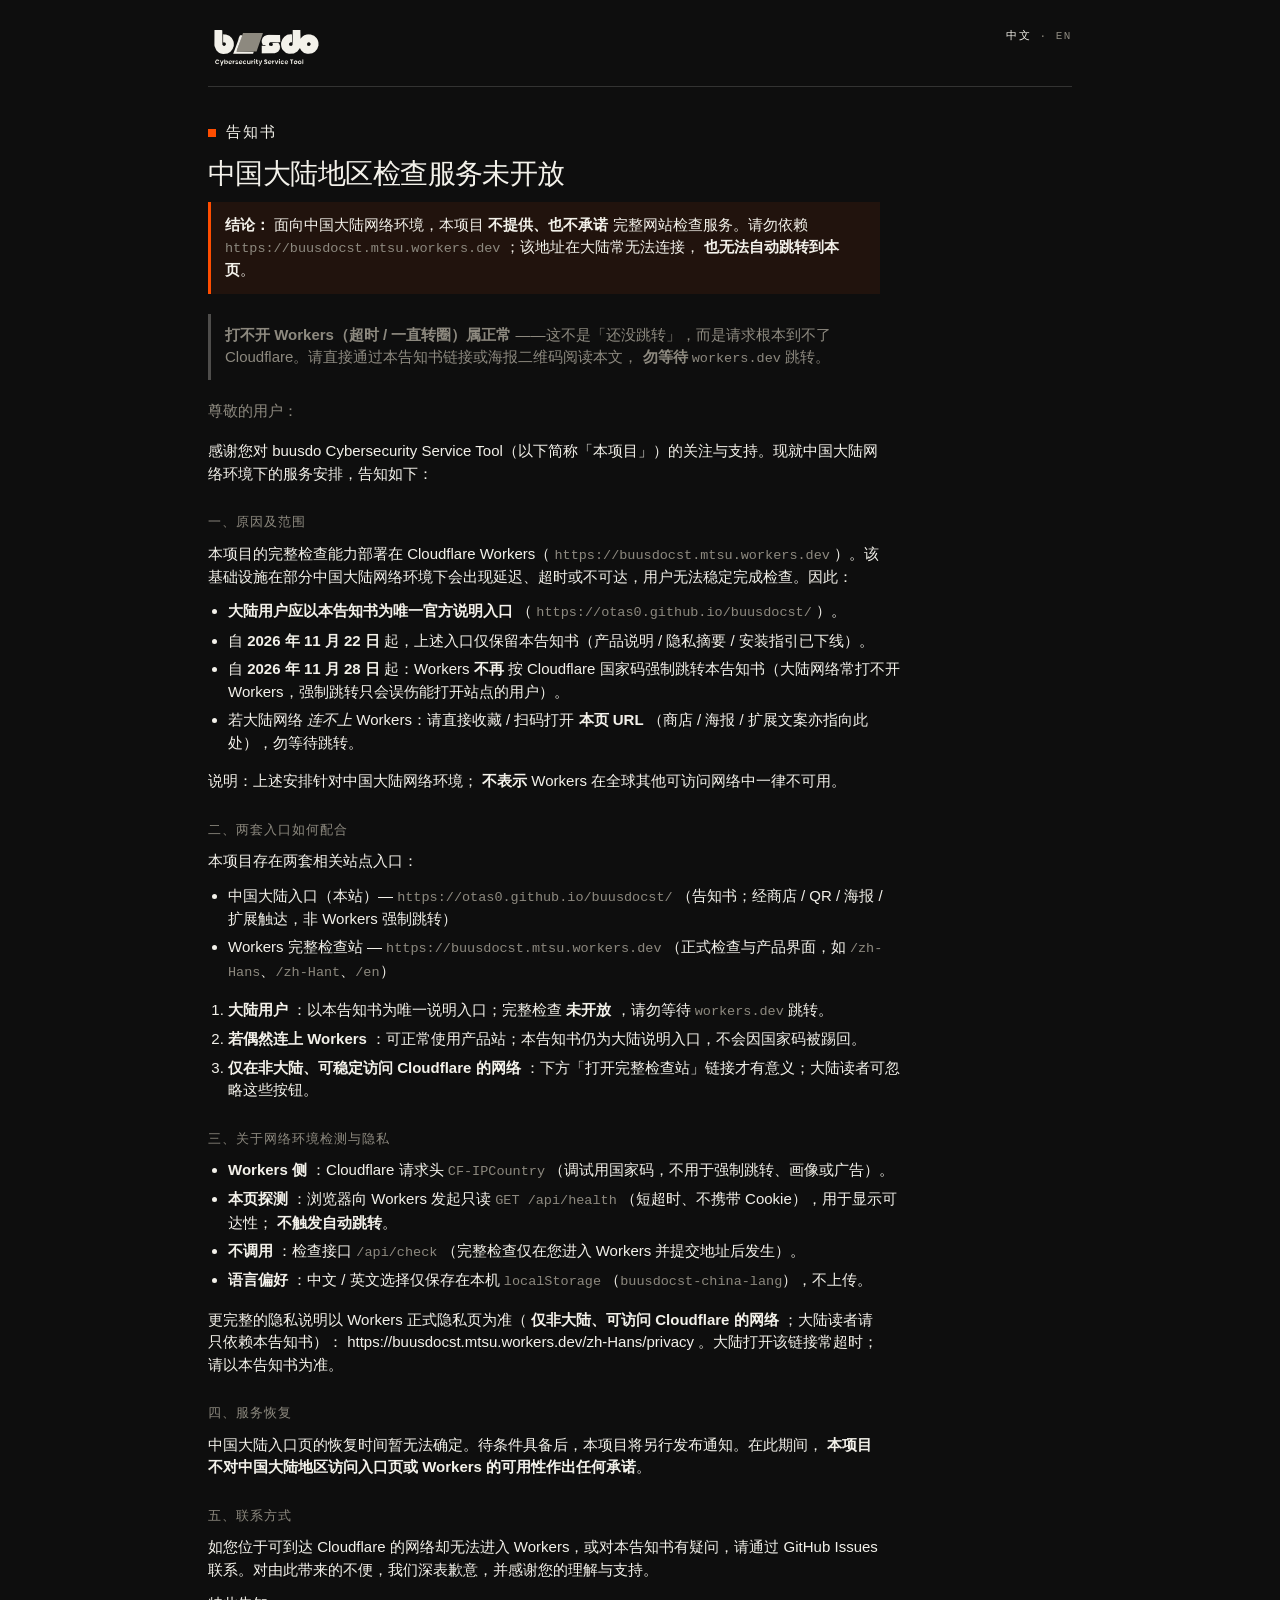
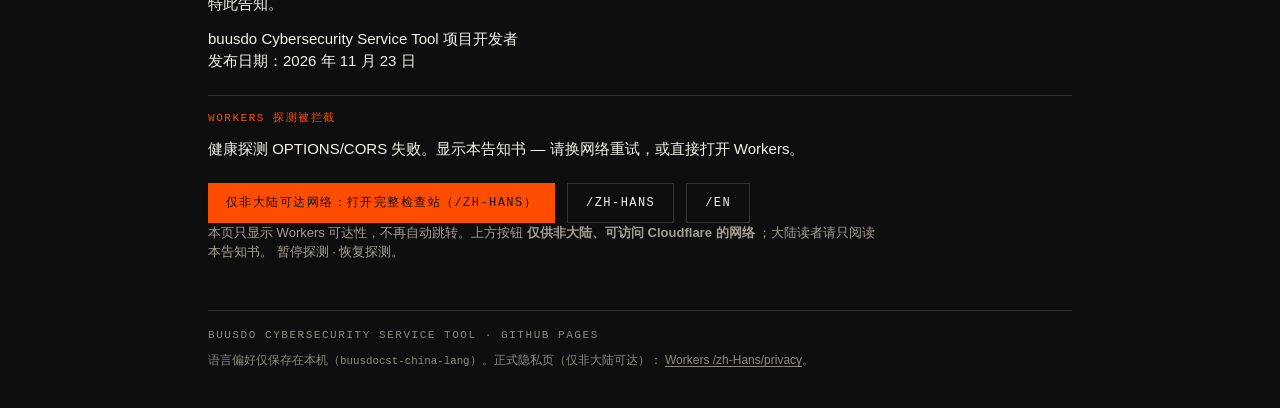
<file: index.html>
<!DOCTYPE html>
<html lang="zh-CN">
  <head>
    <meta charset="UTF-8" />
    <meta name="viewport" content="width=device-width, initial-scale=1" />
    <meta
      name="description"
      content="buusdo Cybersecurity Service Tool：中国大陆地区检查服务未开放。请阅读本告知书，勿等待 workers.dev 跳转。"
    />
    <title>大陆服务未开放 · 告知书 · buusdo Cybersecurity Service Tool</title>
    <link rel="icon" href="./assets/favicon.svg" type="image/svg+xml" />
    <link rel="stylesheet" href="./styles.css" />
    <script src="./lang-persist.js"></script>
    <script src="./region-redirect.js"></script>
  </head>
  <body>
    <main class="shell" data-testid="china-notice">
      <header class="top">
        <h1 class="brand-lockup">
          <a href="./index.html" aria-current="page">
            <img
              class="brand-logo"
              data-brand-wordmark="1"
              data-src-dark="./assets/buusdo-wordmark.svg"
              data-src-light="./assets/buusdo-wordmark-on-light.svg"
              src="./assets/buusdo-wordmark.svg"
              width="117"
              height="40"
              decoding="async"
              alt="buusdo Cybersecurity Service Tool"
            />
          </a>
        </h1>
        <div class="top-end">
          <p class="lang-switch" data-testid="china-lang-switch">
            <a href="./index.html?china_lang=zh" data-china-lang="zh" aria-current="page">中文</a>
            ·
            <a href="./en.html?china_lang=en" data-china-lang="en">EN</a>
          </p>
        </div>
      </header>

      <article class="stage notice">
        <p class="kicker"><span class="mark" aria-hidden="true"></span>告知书</p>
        <h2 data-testid="china-notice-title">中国大陆地区检查服务未开放</h2>

        <p
          class="lede notice-status"
          data-testid="china-notice-service-closed"
          role="status"
        >
          <strong>结论：</strong>
          面向中国大陆网络环境，本项目
          <strong>不提供、也不承诺</strong>
          完整网站检查服务。请勿依赖
          <code>https://buusdocst.mtsu.workers.dev</code>
          ；该地址在大陆常无法连接，
          <strong>也无法自动跳转到本页</strong>。
        </p>

        <p class="lede notice-top-tip" data-testid="china-notice-workers-unreachable-ok">
          <strong>打不开 Workers（超时 / 一直转圈）属正常</strong>
          ——这不是「还没跳转」，而是请求根本到不了 Cloudflare。请直接通过本告知书链接或海报二维码阅读本文，
          <strong>勿等待</strong>
          <code>workers.dev</code>
          跳转。
        </p>

        <p class="lede">尊敬的用户：</p>
        <p>
          感谢您对 buusdo Cybersecurity Service Tool（以下简称「本项目」）的关注与支持。现就中国大陆网络环境下的服务安排，告知如下：
        </p>

        <h3>一、原因及范围</h3>
        <p>
          本项目的完整检查能力部署在 Cloudflare Workers（
          <code>https://buusdocst.mtsu.workers.dev</code>
          ）。该基础设施在部分中国大陆网络环境下会出现延迟、超时或不可达，用户无法稳定完成检查。因此：
        </p>
        <ul>
          <li>
            <strong>大陆用户应以本告知书为唯一官方说明入口</strong>
            （
            <code>https://otas0.github.io/buusdocst/</code>
            ）。
          </li>
          <li>
            自
            <strong>2026 年 11 月 22 日</strong>
            起，上述入口仅保留本告知书（产品说明 / 隐私摘要 / 安装指引已下线）。
          </li>
          <li>
            自
            <strong>2026 年 11 月 28 日</strong>
            起：Workers
            <strong>不再</strong>
            按 Cloudflare 国家码强制跳转本告知书（大陆网络常打不开 Workers，强制跳转只会误伤能打开站点的用户）。
          </li>
          <li>
            若大陆网络
            <em>连不上</em>
            Workers：请直接收藏 / 扫码打开
            <strong>本页 URL</strong>
            （商店 / 海报 / 扩展文案亦指向此处），勿等待跳转。
          </li>
        </ul>
        <p>
          说明：上述安排针对中国大陆网络环境；
          <strong>不表示</strong>
          Workers 在全球其他可访问网络中一律不可用。
        </p>

        <h3>二、两套入口如何配合</h3>
        <p>本项目存在两套相关站点入口：</p>
        <ul>
          <li>
            中国大陆入口（本站）—
            <code>https://otas0.github.io/buusdocst/</code>
            （告知书；经商店 / QR / 海报 / 扩展触达，非 Workers 强制跳转）
          </li>
          <li>
            Workers 完整检查站 —
            <code>https://buusdocst.mtsu.workers.dev</code>
            （正式检查与产品界面，如
            <code>/zh-Hans</code>、<code>/zh-Hant</code>、<code>/en</code>）
          </li>
        </ul>
        <ol>
          <li>
            <strong>大陆用户</strong>
            ：以本告知书为唯一说明入口；完整检查
            <strong>未开放</strong>
            ，请勿等待
            <code>workers.dev</code>
            跳转。
          </li>
          <li>
            <strong>若偶然连上 Workers</strong>
            ：可正常使用产品站；本告知书仍为大陆说明入口，不会因国家码被踢回。
          </li>
          <li>
            <strong>仅在非大陆、可稳定访问 Cloudflare 的网络</strong>
            ：下方「打开完整检查站」链接才有意义；大陆读者可忽略这些按钮。
          </li>
        </ol>

        <h3>三、关于网络环境检测与隐私</h3>
        <ul>
          <li>
            <strong>Workers 侧</strong>
            ：Cloudflare 请求头
            <code>CF-IPCountry</code>
            （调试用国家码，不用于强制跳转、画像或广告）。
          </li>
          <li>
            <strong>本页探测</strong>
            ：浏览器向 Workers 发起只读
            <code>GET /api/health</code>
            （短超时、不携带 Cookie），用于显示可达性；
            <strong>不触发自动跳转</strong>。
          </li>
          <li>
            <strong>不调用</strong>
            ：检查接口
            <code>/api/check</code>
            （完整检查仅在您进入 Workers 并提交地址后发生）。
          </li>
          <li>
            <strong>语言偏好</strong>
            ：中文 / 英文选择仅保存在本机
            <code>localStorage</code>
            （<code>buusdocst-china-lang</code>），不上传。
          </li>
        </ul>
        <p>
          更完整的隐私说明以 Workers 正式隐私页为准（
          <strong>仅非大陆、可访问 Cloudflare 的网络</strong>
          ；大陆读者请只依赖本告知书）：
          <a
            href="https://buusdocst.mtsu.workers.dev/zh-Hans/privacy"
            rel="noopener noreferrer"
            data-testid="china-notice-privacy-link"
            >https://buusdocst.mtsu.workers.dev/zh-Hans/privacy</a
          >
          。大陆打开该链接常超时；请以本告知书为准。
        </p>

        <h3>四、服务恢复</h3>
        <p>
          中国大陆入口页的恢复时间暂无法确定。待条件具备后，本项目将另行发布通知。在此期间，
          <strong>本项目不对中国大陆地区访问入口页或 Workers 的可用性作出任何承诺</strong>。
        </p>

        <h3>五、联系方式</h3>
        <p>
          如您位于可到达 Cloudflare 的网络却无法进入 Workers，或对本告知书有疑问，请通过
          <a
            href="https://github.com/otas0/buusdo-Cybersecurity-Service-Tool/issues"
            rel="noreferrer"
            >GitHub Issues</a
          >
          联系。对由此带来的不便，我们深表歉意，并感谢您的理解与支持。
        </p>
        <p>特此告知。</p>
        <p class="notice-sign">
          buusdo Cybersecurity Service Tool 项目开发者<br />
          发布日期：2026 年 11 月 23 日
        </p>

        <div
          id="workers-reach"
          class="reach"
          data-state="checking"
          role="status"
          aria-live="polite"
          aria-atomic="true"
          aria-busy="true"
          data-testid="china-workers-reach"
        >
          <p class="reach-row">
            <span class="reach-status" data-reach-status>正在检测 Workers 可达性…</span>
          </p>
          <p class="reach-detail" data-reach-detail></p>
        </div>

        <div class="actions">
          <a
            class="primary-button"
            data-testid="china-workers-entry"
            data-full-check
            href="https://buusdocst.mtsu.workers.dev/zh-Hans"
            rel="noreferrer"
            >仅非大陆可达网络：打开完整检查站（/zh-Hans）</a
          >
          <a
            class="ghost-button"
            data-testid="china-workers-zh-hans"
            href="https://buusdocst.mtsu.workers.dev/zh-Hans"
            rel="noreferrer"
            >/zh-Hans</a
          >
          <a
            class="ghost-button"
            href="https://buusdocst.mtsu.workers.dev/en"
            rel="noreferrer"
            >/en</a
          >
        </div>
        <p class="hint" data-testid="china-region-redirect-hint">
          本页只显示 Workers 可达性，不再自动跳转。上方按钮
          <strong>仅供非大陆、可访问 Cloudflare 的网络</strong>
          ；大陆读者请只阅读本告知书。
          <a href="./index.html?china_stay=1" data-testid="china-stay-link">暂停探测</a>
          ·
          <a href="./index.html?china_stay=0" data-testid="china-stay-clear">恢复探测</a>。
        </p>
      </article>

      <footer class="foot">
        <p>buusdo Cybersecurity Service Tool · GitHub Pages</p>
        <p class="foot-note" id="china-lang-pref">
          语言偏好仅保存在本机（<code>buusdocst-china-lang</code>）。正式隐私页（仅非大陆可达）：
          <a
            href="https://buusdocst.mtsu.workers.dev/zh-Hans/privacy"
            rel="noopener noreferrer"
            data-testid="china-notice-privacy-footer"
            >Workers /zh-Hans/privacy</a
          >。
        </p>
      </footer>
    </main>
  </body>
</html>
</file>
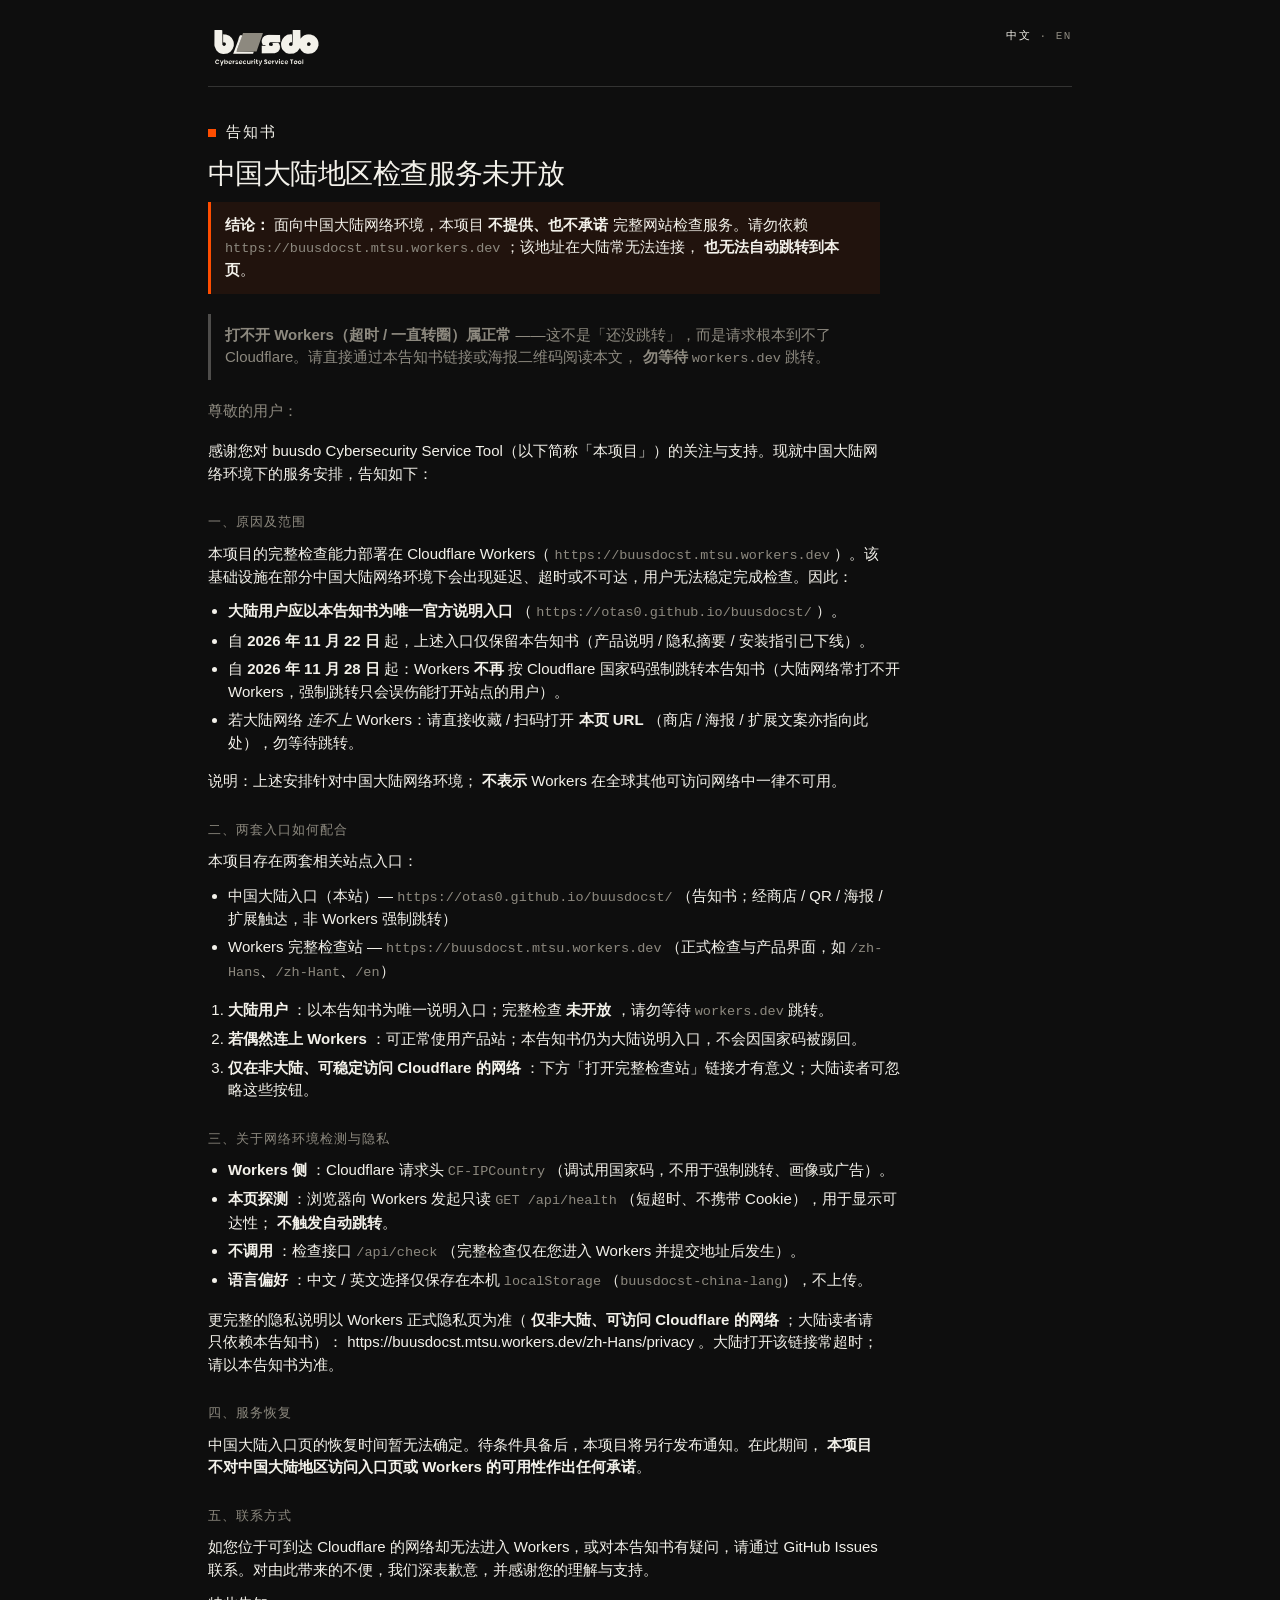
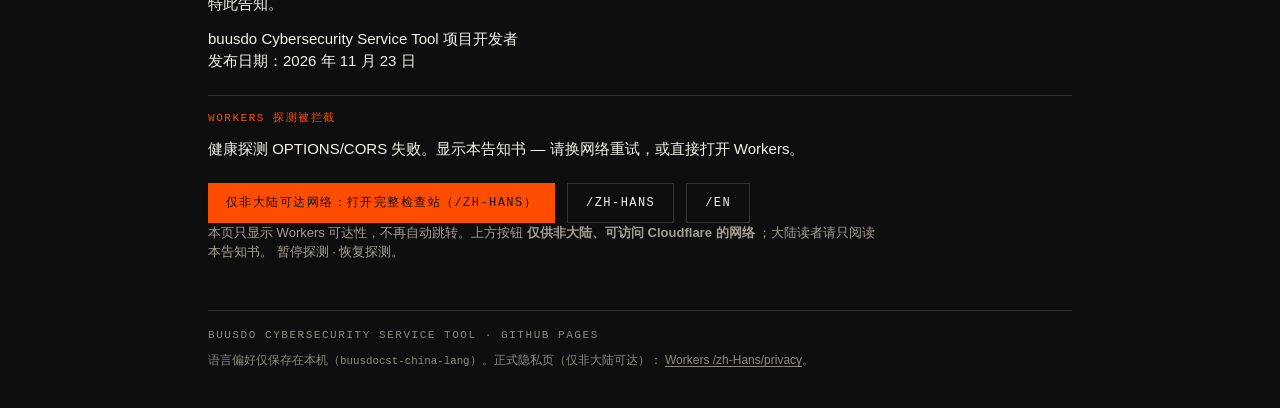
<file: en.html>
<!DOCTYPE html>
<html lang="en">
  <head>
    <meta charset="UTF-8" />
    <meta name="viewport" content="width=device-width, initial-scale=1" />
    <meta
      name="description"
      content="buusdo Cybersecurity Service Tool: full checking is not offered on mainland China networks. Read this notice; do not wait for workers.dev to redirect."
    />
    <title>Mainland service not offered · Notice · buusdo Cybersecurity Service Tool</title>
    <link rel="icon" href="./assets/favicon.svg" type="image/svg+xml" />
    <link rel="stylesheet" href="./styles.css" />
    <script src="./lang-persist.js"></script>
    <script src="./region-redirect.js"></script>
  </head>
  <body>
    <main class="shell" data-testid="china-notice">
      <header class="top">
        <h1 class="brand-lockup">
          <a href="./en.html" aria-current="page">
            <img
              class="brand-logo"
              data-brand-wordmark="1"
              data-src-dark="./assets/buusdo-wordmark.svg"
              data-src-light="./assets/buusdo-wordmark-on-light.svg"
              src="./assets/buusdo-wordmark.svg"
              width="117"
              height="40"
              decoding="async"
              alt="buusdo Cybersecurity Service Tool"
            />
          </a>
        </h1>
        <div class="top-end">
          <p class="lang-switch" data-testid="china-lang-switch">
            <a href="./index.html?china_lang=zh" data-china-lang="zh">中文</a>
            ·
            <a href="./en.html?china_lang=en" data-china-lang="en" aria-current="page">EN</a>
          </p>
        </div>
      </header>

      <article class="stage notice">
        <p class="kicker"><span class="mark" aria-hidden="true"></span>Notice</p>
        <h2 data-testid="china-notice-title">
          Full checking is not offered on mainland China networks
        </h2>

        <p
          class="lede notice-status"
          data-testid="china-notice-service-closed"
          role="status"
        >
          <strong>Bottom line:</strong>
          For mainland China network conditions, this Project
          <strong>does not offer or promise</strong>
          full website checking. Do not rely on
          <code>https://buusdocst.mtsu.workers.dev</code>
          — that host often cannot connect from the mainland, and
          <strong>cannot automatically send you here</strong>.
        </p>

        <p class="lede notice-top-tip" data-testid="china-notice-workers-unreachable-ok">
          <strong>Cannot open Workers (timeout / endless spinner) is expected</strong>
          — that is not a “redirect still loading”; the request never reaches Cloudflare.
          Open this notice via its own URL or the poster QR;
          <strong>do not wait</strong> for
          <code>workers.dev</code>
          to bounce you here.
        </p>

        <p class="lede">Dear users,</p>
        <p>
          Thank you for your interest in buusdo Cybersecurity Service Tool (the “Project”). This
          notice explains the mainland China service arrangement.
        </p>

        <h3>1. Reason and scope</h3>
        <p>
          Full checking runs on Cloudflare Workers (
          <code>https://buusdocst.mtsu.workers.dev</code>
          ). On some mainland China networks that host is slow, times out, or unreachable.
          Therefore:
        </p>
        <ul>
          <li>
            <strong>Mainland users should treat this notice as the only official explanation
            entry</strong>
            (
            <code>https://otas0.github.io/buusdocst/</code>
            ).
          </li>
          <li>
            From
            <strong>22 November 2026</strong>
            that entry keeps only this notice (explainers / privacy summaries / install guides
            offline).
          </li>
          <li>
            From
            <strong>28 November 2026</strong>:
            Workers
            <strong>no longer</strong>
            force-redirects to this notice by Cloudflare country (mainland networks often cannot open Workers; country redirects only mis-route reachable users).
          </li>
          <li>
            If mainland TCP
            <em>cannot</em>
            reach Workers: bookmark or scan
            <strong>this page’s URL</strong>
            (store / QR / promo / extension also point here) — do not wait for a redirect.
          </li>
        </ul>
        <p>
          Scope targets mainland China network conditions; it does
          <strong>not</strong>
          mean Workers is unavailable on every network worldwide.
        </p>

        <h3>2. How the two entries work together</h3>
        <p>There are two related entry points:</p>
        <ul>
          <li>
            China mainland entry —
            <code>https://otas0.github.io/buusdocst/</code>
            (this notice; reached via store / QR / promo / extension — not a Worker country redirect)
          </li>
          <li>
            Workers full checker —
            <code>https://buusdocst.mtsu.workers.dev</code>
            (product UI; e.g.
            <code>/zh-Hans</code>, <code>/zh-Hant</code>, <code>/en</code>)
          </li>
        </ul>
        <ol>
          <li>
            <strong>Mainland readers</strong>
            : this notice is the only official explanation entry; full checking is
            <strong>not offered</strong>
            — do not wait for
            <code>workers.dev</code>
            to redirect.
          </li>
          <li>
            <strong>If Workers is reachable</strong>
            : use the product site normally; this notice remains the mainland explanation entry and is not forced by country code.
          </li>
          <li>
            <strong>Only on non-mainland, Cloudflare-reachable networks</strong>
            do the “Open full checker” buttons below matter; mainland readers can ignore them.
          </li>
        </ol>

        <h3>3. Network detection and privacy</h3>
        <ul>
          <li>
            <strong>On Workers</strong>
            : Cloudflare
            <code>CF-IPCountry</code>
            (debug country code only — not for force-redirect, profiling, or ads).
          </li>
          <li>
            <strong>On this page</strong>
            : browser
            <code>GET /api/health</code>
            to Workers (short timeout, no cookies) to show reachability —
            <strong>no auto-redirect</strong>.
          </li>
          <li>
            <strong>Does not call</strong>
            : <code>/api/check</code>
            (that runs only after you open Workers and submit an address).
          </li>
          <li>
            <strong>Language preference</strong>
            : 中文 / EN choice stays in local
            <code>localStorage</code>
            (<code>buusdocst-china-lang</code>) only — not uploaded.
          </li>
        </ul>
        <p>
          Full privacy policy (on Workers —
          <strong>non-mainland / Cloudflare-reachable networks only</strong>
          ; mainland readers should rely on this notice):
          <a
            href="https://buusdocst.mtsu.workers.dev/en/privacy"
            rel="noopener noreferrer"
            data-testid="china-notice-privacy-link"
            >https://buusdocst.mtsu.workers.dev/en/privacy</a
          >.
          From the mainland that link often times out or returns here.
        </p>

        <h3>4. Restoration</h3>
        <p>
          Restoration of the China entry is not scheduled. When conditions allow, a new notice
          will be published. Until then the Project makes
          <strong>no promise</strong>
          about mainland reachability of the entry pages or Workers.
        </p>

        <h3>5. Contact</h3>
        <p>
          If you are on a Cloudflare-reachable network but cannot open Workers, or have questions
          about this notice, contact us via
          <a
            href="https://github.com/otas0/buusdo-Cybersecurity-Service-Tool/issues"
            rel="noreferrer"
            >GitHub Issues</a
          >. We apologise for the inconvenience and thank you for your understanding.
        </p>
        <p class="notice-sign">
          buusdo Cybersecurity Service Tool developers<br />
          Published: 23 November 2026
        </p>

        <div
          id="workers-reach"
          class="reach"
          data-state="checking"
          role="status"
          aria-live="polite"
          aria-atomic="true"
          aria-busy="true"
          data-testid="china-workers-reach"
        >
          <p class="reach-row">
            <span class="reach-status" data-reach-status>Checking Workers…</span>
          </p>
          <p class="reach-detail" data-reach-detail></p>
        </div>

        <div class="actions">
          <a
            class="primary-button"
            data-testid="china-workers-entry"
            data-full-check
            href="https://buusdocst.mtsu.workers.dev/en"
            rel="noreferrer"
            >Non-mainland / CF-reachable only: open full checker (/en)</a
          >
          <a
            class="ghost-button"
            data-testid="china-workers-zh-hans"
            href="https://buusdocst.mtsu.workers.dev/zh-Hans"
            rel="noreferrer"
            >/zh-Hans</a
          >
          <a class="ghost-button" href="https://buusdocst.mtsu.workers.dev/en" rel="noreferrer"
            >/en</a
          >
        </div>
        <p class="hint" data-testid="china-region-redirect-hint">
          This page only shows Workers reachability — no auto-redirect. Buttons above are
          <strong>for non-mainland, Cloudflare-reachable networks</strong>
          ; mainland readers should stay on this notice.
          <a href="./en.html?china_stay=1" data-testid="china-stay-link">Pause probe</a>
          ·
          <a href="./en.html?china_stay=0" data-testid="china-stay-clear">Resume probe</a>.
        </p>
      </article>

      <footer class="foot">
        <p>buusdo Cybersecurity Service Tool · GitHub Pages</p>
        <p class="foot-note" id="china-lang-pref">
          Language preference is local only (<code>buusdocst-china-lang</code>). Privacy
          (CF-reachable only):
          <a
            data-testid="china-workers-zh-hans-footnote"
            href="https://buusdocst.mtsu.workers.dev/zh-Hans"
            rel="noopener noreferrer"
            >/zh-Hans</a
          >
          ·
          <a
            href="https://buusdocst.mtsu.workers.dev/en/privacy"
            rel="noopener noreferrer"
            data-testid="china-notice-privacy-footer"
            >/en/privacy</a
          >.
        </p>
      </footer>
    </main>
  </body>
</html>
</file>
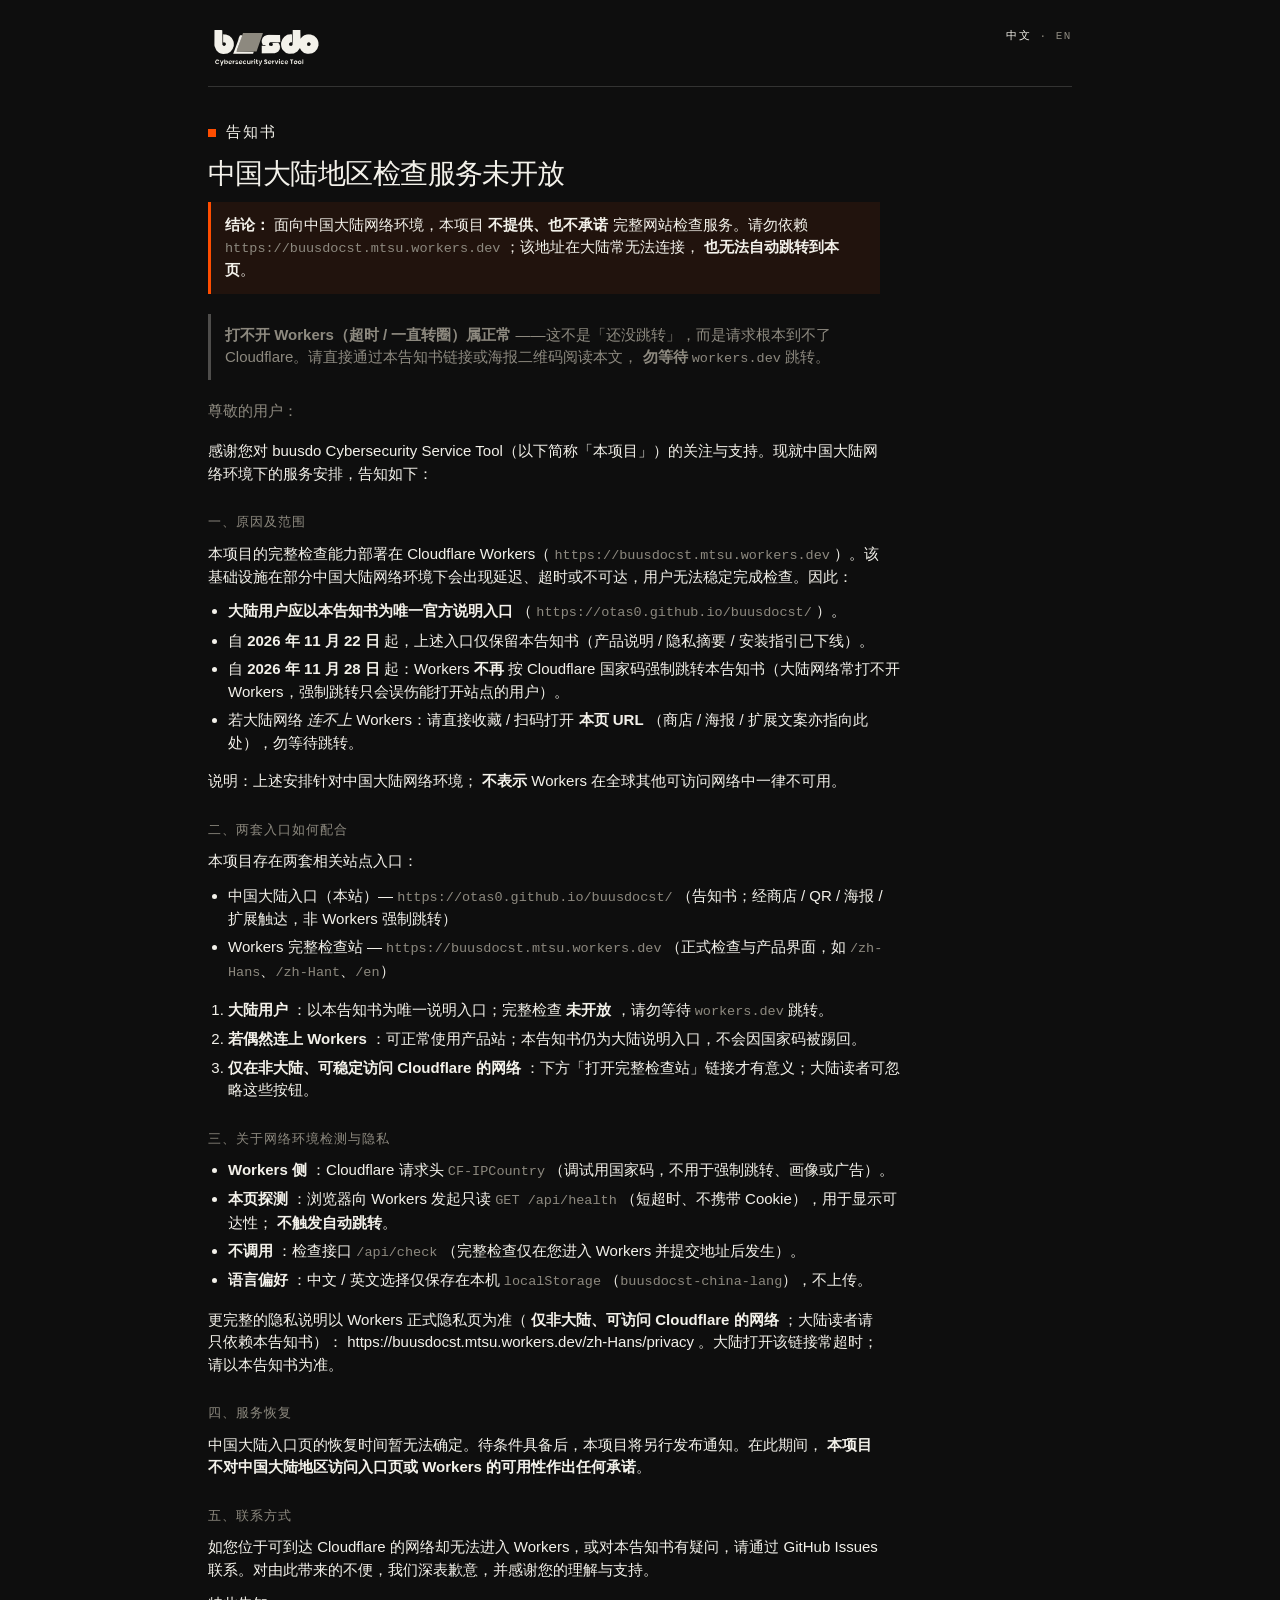
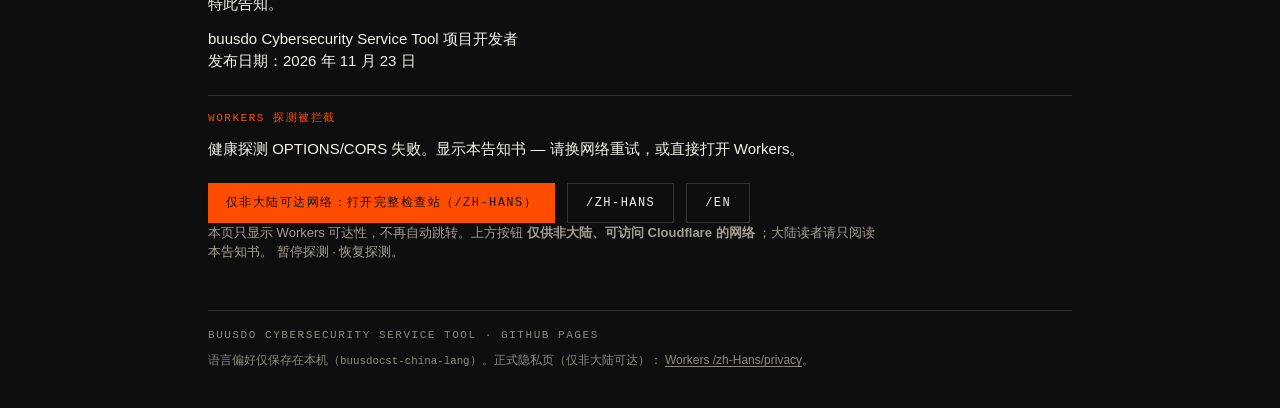
<file: install-en.html>
<!DOCTYPE html>
<html lang="en">
  <head>
    <meta charset="UTF-8" />
    <meta http-equiv="refresh" content="0;url=./en.html" />
    <title>Notice · buusdo Cybersecurity Service Tool</title>
    <script>
      location.replace("./en.html" + location.search + location.hash);
    </script>
  </head>
  <body>
    <p><a href="./en.html">Go to notice</a></p>
  </body>
</html>
</file>
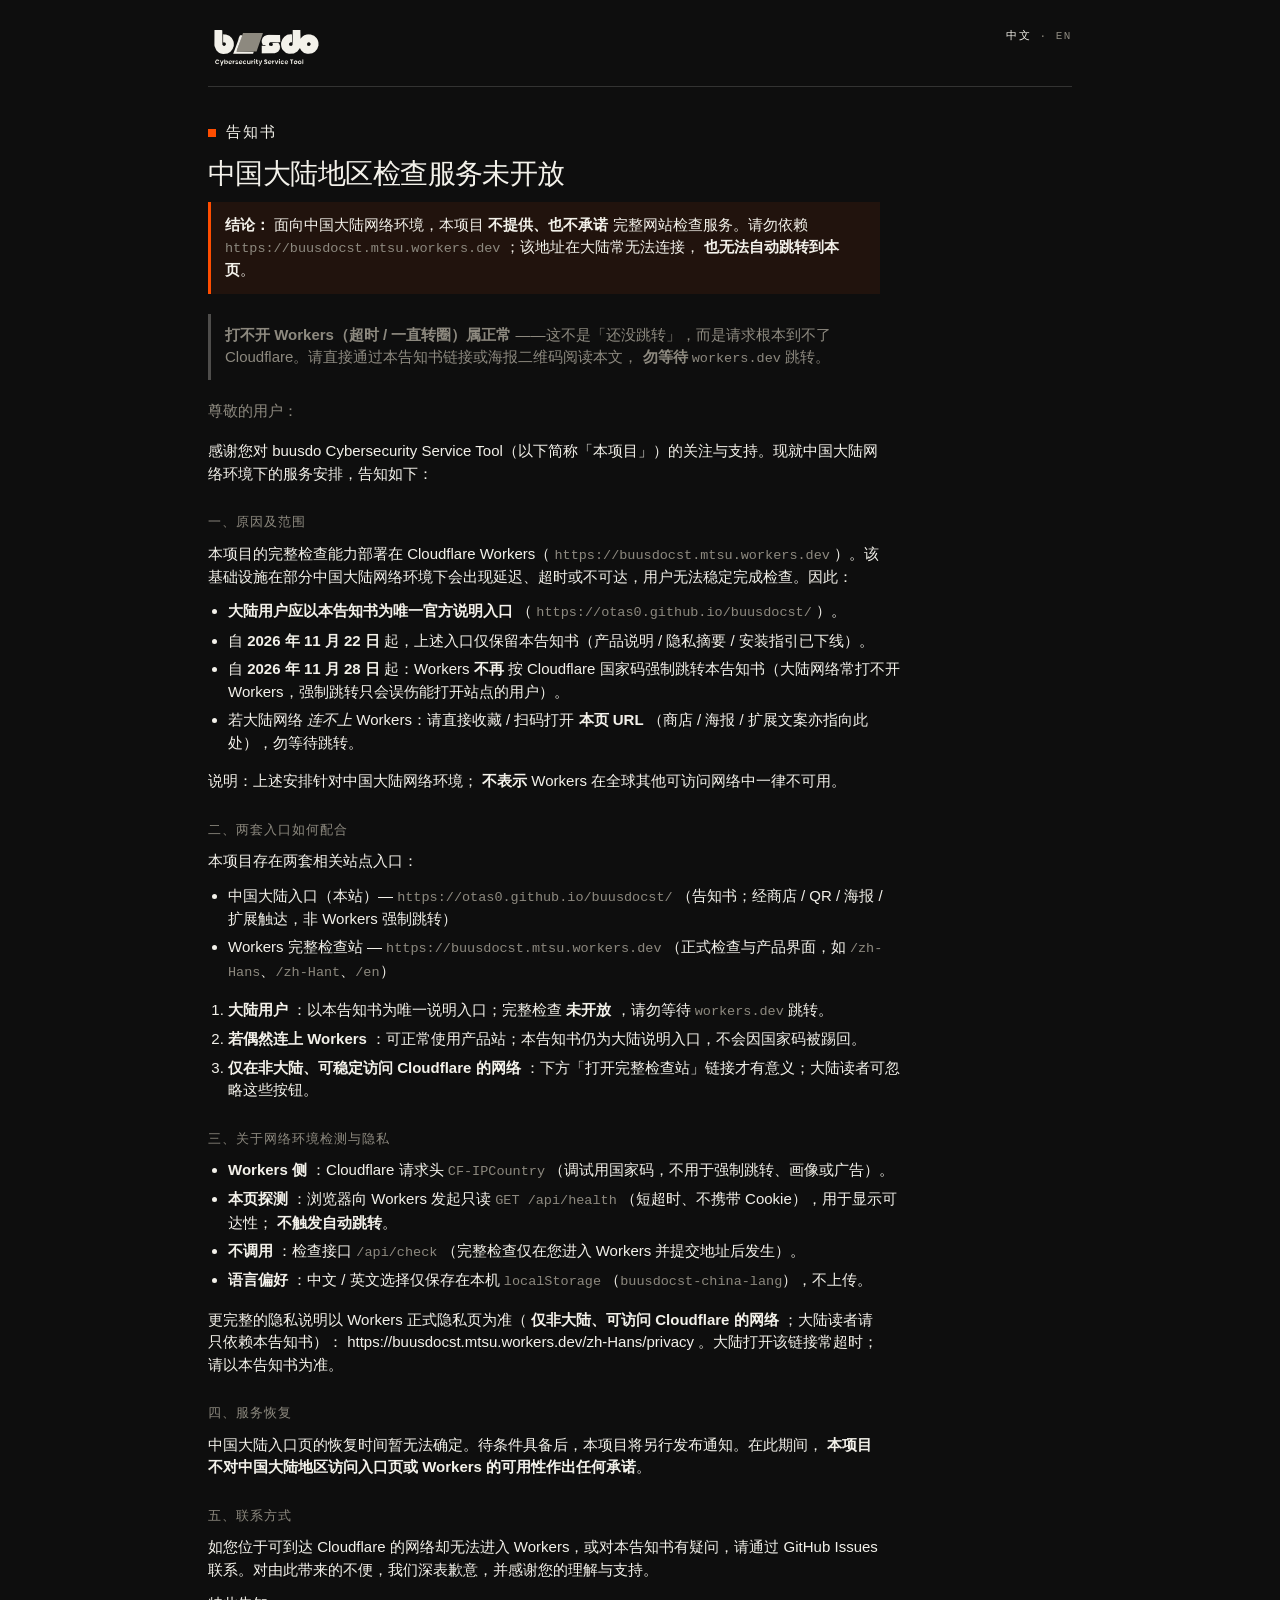
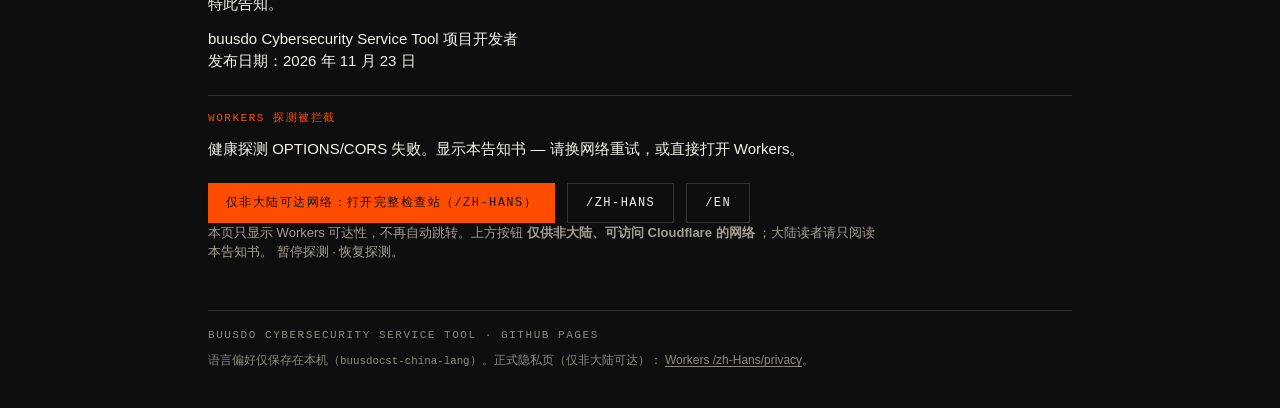
<file: install.html>
<!DOCTYPE html>
<html lang="zh-CN">
  <head>
    <meta charset="UTF-8" />
    <meta http-equiv="refresh" content="0;url=./index.html" />
    <title>告知书 · buusdo Cybersecurity Service Tool</title>
    <script>
      location.replace("./index.html" + location.search + location.hash);
    </script>
  </head>
  <body>
    <p><a href="./index.html">前往告知书</a></p>
  </body>
</html>
</file>
<file: styles.css>
/**
 * China entry — same instrument language as buusdocst.mtsu.workers.dev
 * (shared/tokens.css + website shield.css shell patterns).
 */
@import "./assets/tokens.css";

* {
  box-sizing: border-box;
}

html {
  scroll-behavior: smooth;
}

body {
  margin: 0;
  min-height: 100vh;
  background: var(--bg);
  color: var(--text);
  font-family: var(--font);
  line-height: 1.5;
  -webkit-font-smoothing: antialiased;
}

a {
  color: inherit;
  text-decoration: none;
}

.shell {
  max-width: 920px;
  margin: 0 auto;
  padding: 28px 28px 48px;
}

.shell .top {
  display: flex;
  align-items: flex-start;
  justify-content: space-between;
  gap: 16px;
  padding: 0 0 18px;
  border-bottom: 1px solid var(--line);
}

.shell .top-end {
  display: flex;
  flex-direction: column;
  align-items: flex-end;
  gap: 8px;
  text-align: right;
}

.shell .china-site-nav {
  display: flex;
  flex-wrap: wrap;
  justify-content: flex-end;
  gap: 10px 14px;
  font-family: var(--mono);
  font-size: 11px;
  letter-spacing: 0.14em;
  text-transform: uppercase;
  color: var(--muted);
}

.shell .china-site-nav a {
  color: var(--muted);
  text-decoration: none;
}

.shell .china-site-nav a:hover {
  color: var(--text);
}

.shell .china-site-nav a[aria-current="page"] {
  color: var(--text);
}

.shell .brand-lockup {
  display: flex;
  align-items: center;
  margin: 0;
}

.shell .brand-lockup a {
  display: inline-flex;
  align-items: center;
  text-decoration: none;
  color: inherit;
  /* Larger hit target so logo home ≠ accidental lang switch on narrow screens */
  min-height: 44px;
  min-width: 44px;
  padding: 6px 14px 6px 0;
  margin: -6px 0;
  box-sizing: border-box;
}

.shell .brand-logo {
  display: block;
  height: 40px;
  width: auto;
  aspect-ratio: 405 / 138;
  max-width: min(220px, 55vw);
  object-fit: contain;
  object-position: left center;
  background: transparent;
  border: 0;
  image-rendering: auto;
}

/* Single wordmark SVG — no dual-img CSS hide. */

.shell .lang-switch,
.shell .nav-link,
.shell .kicker {
  font-family: var(--mono);
  font-size: 11px;
  letter-spacing: 0.14em;
  text-transform: uppercase;
  color: var(--muted);
  margin: 0;
}

.shell .lang-switch a {
  color: var(--muted);
  text-decoration: none;
}

.shell .lang-switch a:hover {
  color: var(--text);
}

.shell .lang-switch a[aria-current="page"] {
  color: var(--text);
}

.shell .stage {
  padding: 36px 0 0;
}

.shell .kicker {
  margin: 0 0 14px;
}

.shell h2 {
  margin: 0 0 12px;
  font-size: 28px;
  font-weight: 450;
  letter-spacing: -0.02em;
  line-height: 1.15;
}

.shell h3 {
  margin: 22px 0 8px;
  font-family: var(--mono);
  font-size: 11px;
  font-weight: 500;
  letter-spacing: 0.14em;
  text-transform: uppercase;
  color: var(--muted);
}

.shell .stage p,
.shell .stage li {
  margin: 0 0 12px;
  font-size: 15px;
  font-weight: 400;
  color: var(--text);
  max-width: 42rem;
}

.shell .stage p.lede {
  color: var(--muted);
  font-size: 15px;
  margin-bottom: 18px;
}

.shell .stage p.lede.notice-status {
  color: var(--text);
  border-left: 3px solid var(--halt, #ff4d00);
  padding: 12px 14px;
  margin: 0 0 20px;
  background: rgba(255, 77, 0, 0.08);
  max-width: 42rem;
}

.shell .stage p.lede.notice-top-tip {
  border-left: 3px solid rgba(243, 241, 234, 0.28);
  padding: 10px 14px;
  margin: 0 0 20px;
  max-width: 42rem;
}

.shell .halt-steps {
  margin: 0 0 16px;
  padding-left: 1.25rem;
  max-width: 42rem;
}

.shell .halt-steps li {
  margin: 0 0 8px;
}

.shell .stage p.hint {
  /* Explicit AA hex (≥4.5:1 on --bg #0e0e0e); matches desktop .hint */
  color: #a39e93;
  font-size: 13px;
  max-width: 42rem;
}

.shell .hint-dismiss {
  margin-left: 0.5rem;
  padding: 0;
  border: 0;
  background: transparent;
  color: #a39e93;
  font: inherit;
  text-decoration: underline;
  text-underline-offset: 2px;
  cursor: pointer;
}

.shell .hint-dismiss:hover,
.shell .hint-dismiss:focus-visible {
  color: var(--text);
}

.shell .muted {
  color: var(--muted);
  font-size: 13px;
}

.shell a.inline {
  color: var(--text);
  text-decoration: underline;
  text-decoration-color: var(--line);
  text-underline-offset: 3px;
}

.shell a.inline:hover {
  color: var(--halt);
  text-decoration-color: var(--halt);
}

.shell code {
  font-family: var(--mono);
  font-size: 0.9em;
  color: var(--muted);
}

.shell ul.plain {
  margin: 0;
  padding: 0;
  list-style: none;
}

.shell ul.plain li {
  margin: 0;
  padding: 14px 0;
  border-top: 1px solid var(--line);
}

.shell ul.plain li:last-child {
  border-bottom: 1px solid var(--line);
}

.shell .actions {
  display: flex;
  flex-wrap: wrap;
  gap: 12px;
  margin-top: 22px;
}

.shell .primary-button {
  display: inline-flex;
  align-items: center;
  justify-content: center;
  min-height: 40px;
  border: 0;
  border-radius: 0;
  padding: 0 18px;
  background: var(--halt);
  color: var(--bg);
  font-family: var(--mono);
  font-size: 12px;
  letter-spacing: 0.12em;
  text-transform: uppercase;
  text-decoration: none;
  cursor: pointer;
}

.shell .primary-button:hover {
  background: var(--text);
  color: var(--bg);
}

.shell .primary-button.is-disabled,
.shell a.primary-button.is-disabled {
  opacity: 0.45;
  pointer-events: none;
  cursor: not-allowed;
}

.shell .ghost-button {
  display: inline-flex;
  align-items: center;
  justify-content: center;
  min-height: 40px;
  border: 1px solid var(--line);
  border-radius: 0;
  padding: 0 18px;
  background: transparent;
  color: var(--text);
  font-family: var(--mono);
  font-size: 12px;
  letter-spacing: 0.12em;
  text-transform: uppercase;
  text-decoration: none;
}

.shell .ghost-button:hover {
  border-color: var(--halt);
  color: var(--halt);
}

.shell .mark {
  display: inline-block;
  width: 8px;
  height: 8px;
  margin-right: 10px;
  vertical-align: middle;
  background: var(--halt);
  border: 1px solid var(--halt);
}

.shell .reach {
  margin-top: 22px;
  padding: 14px 0 0;
  border-top: 1px solid var(--line);
}

.shell .reach-row {
  display: flex;
  flex-wrap: wrap;
  align-items: baseline;
  gap: 10px 16px;
  margin: 0;
}

.shell .reach-status {
  font-family: var(--mono);
  font-size: 11px;
  letter-spacing: 0.14em;
  text-transform: uppercase;
  color: var(--muted);
}

.shell .reach[data-state="checking"] .reach-status {
  color: var(--muted);
}

.shell .reach[data-state="soft-fail"] .reach-status {
  color: #d4a574; /* caution — reachable but wrong service */
}

.shell .reach[data-state="ok"] .reach-status {
  color: var(--text);
}

.shell .reach[data-state="fail"] .reach-status {
  color: var(--halt);
}

.shell .reach[data-state="stay"] .reach-status {
  color: var(--muted);
}

.shell .reach-detail {
  margin: 6px 0 0;
  font-size: 13px;
  color: var(--muted);
  max-width: 42rem;
}

.shell .reach-anyway {
  display: inline-block;
  margin-top: 10px;
  font-family: var(--mono);
  font-size: 11px;
  letter-spacing: 0.08em;
  text-transform: uppercase;
  color: var(--text);
  text-decoration: underline;
  text-underline-offset: 3px;
}

.shell .reach-anyway:hover {
  color: var(--halt);
}

.shell .foot {
  margin-top: 48px;
  padding-top: 16px;
  border-top: 1px solid var(--line);
}

.shell .foot > p:first-child {
  margin: 0;
  font-family: var(--mono);
  font-size: 11px;
  letter-spacing: 0.14em;
  text-transform: uppercase;
  color: var(--muted);
}

.shell .foot-note {
  margin: 8px 0 0;
  font-family: var(--sans, "Helvetica Neue", Helvetica, Arial, sans-serif);
  font-size: 12px;
  letter-spacing: 0;
  text-transform: none;
  color: var(--muted);
  max-width: 42rem;
}

.shell .foot-note a {
  color: var(--muted);
  text-decoration: underline;
  text-underline-offset: 2px;
}

.shell .foot-note a:hover {
  color: var(--text);
}

@media (max-width: 640px) {
  .shell {
    padding: 22px 18px 40px;
  }

  .shell .top {
    gap: 16px 20px;
  }

  .shell .brand-lockup {
    flex: 1 1 auto;
    min-width: 0;
    padding-right: 8px;
  }

  .shell .brand-lockup a {
    min-height: 48px;
    padding-right: 20px;
    margin-right: 4px;
  }

  .shell .top-end {
    flex: 0 1 auto;
    max-width: calc(100% - 12px);
    row-gap: 10px;
  }

  .shell .brand-logo {
    height: 40px;
    max-width: min(200px, 58vw);
  }

  .shell h2 {
    font-size: 22px;
  }

  .shell .actions {
    flex-direction: column;
    align-items: stretch;
  }
}

/* Suspension notice (sole China Pages content) */
.shell .notice h3 {
  margin: 28px 0 10px;
  font-family: var(--mono);
  font-size: 13px;
  letter-spacing: 0.08em;
  text-transform: uppercase;
  color: var(--muted);
}

.shell .notice ul,
.shell .notice ol {
  margin: 0 0 16px;
  padding-left: 1.25rem;
}

.shell .notice li {
  margin: 6px 0;
}

.shell .notice-sign {
  margin-top: 24px;
  color: var(--muted);
  font-size: 14px;
}
</file>
